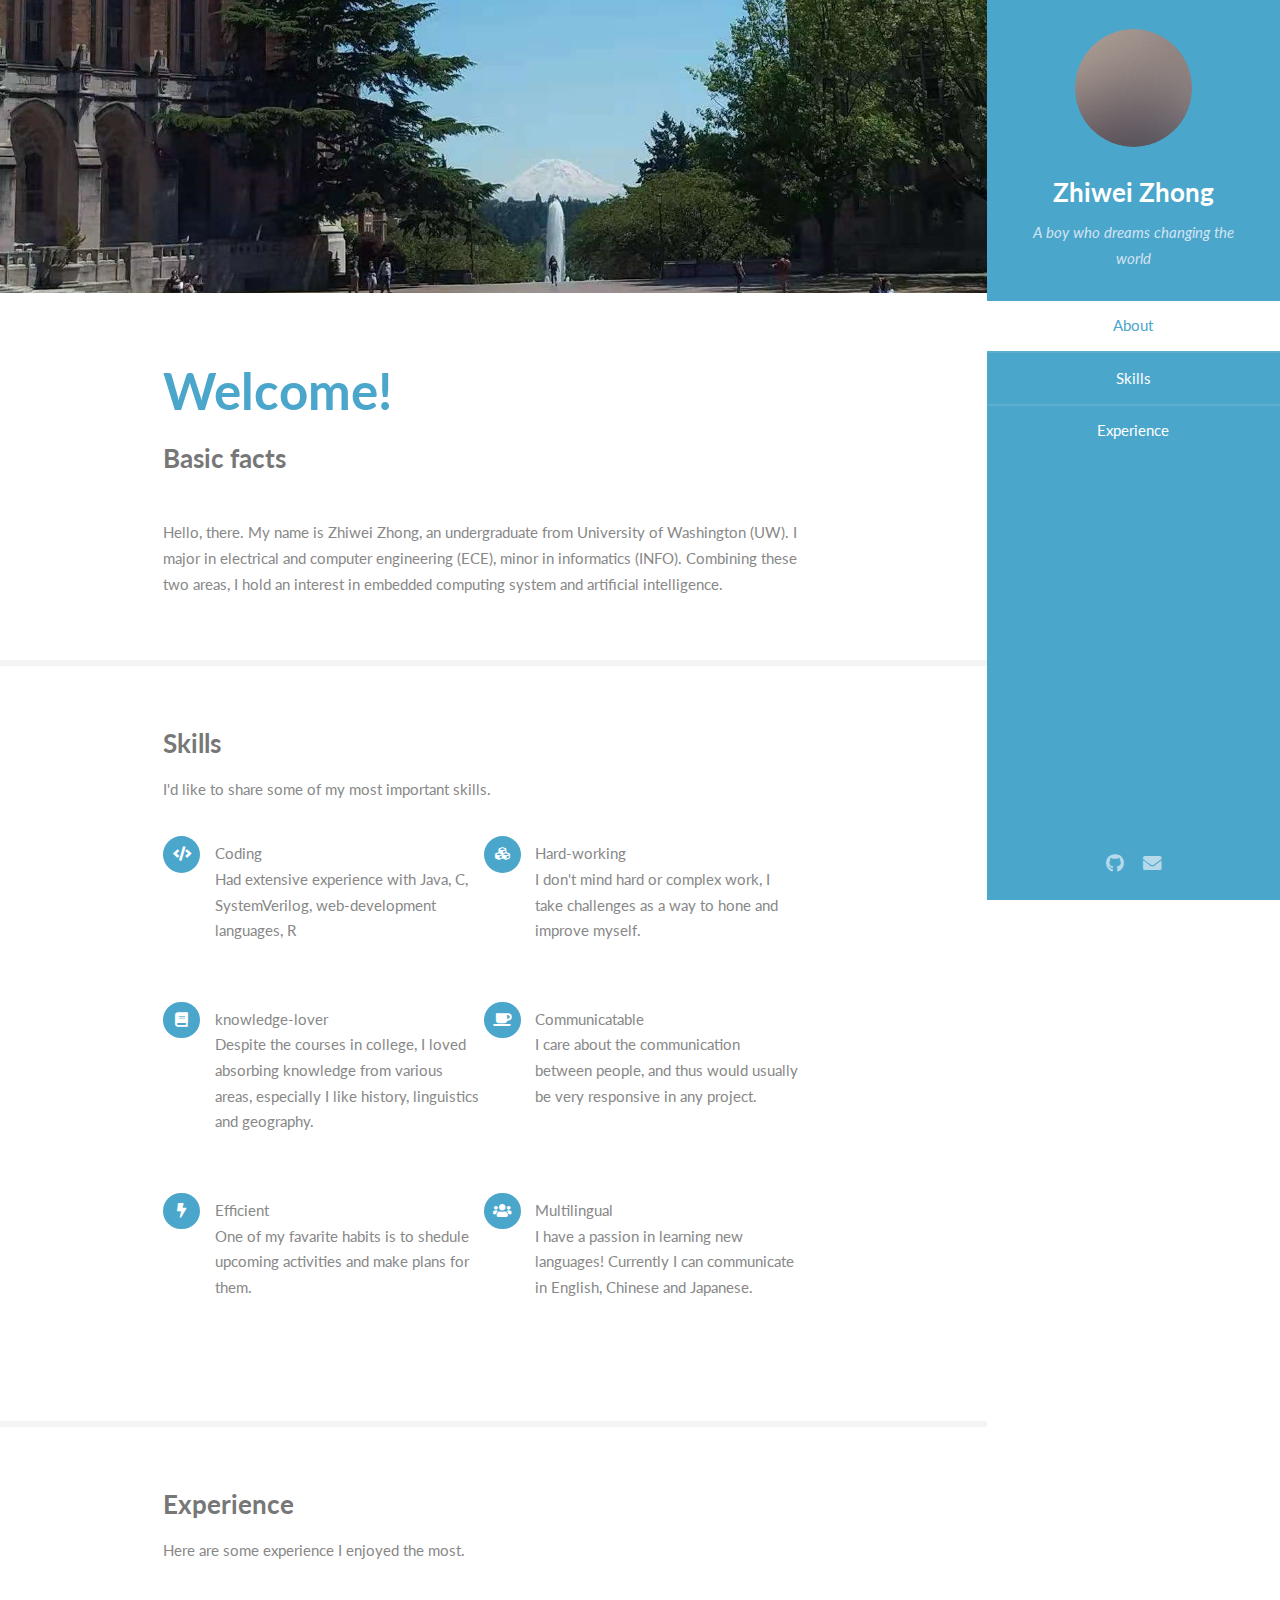
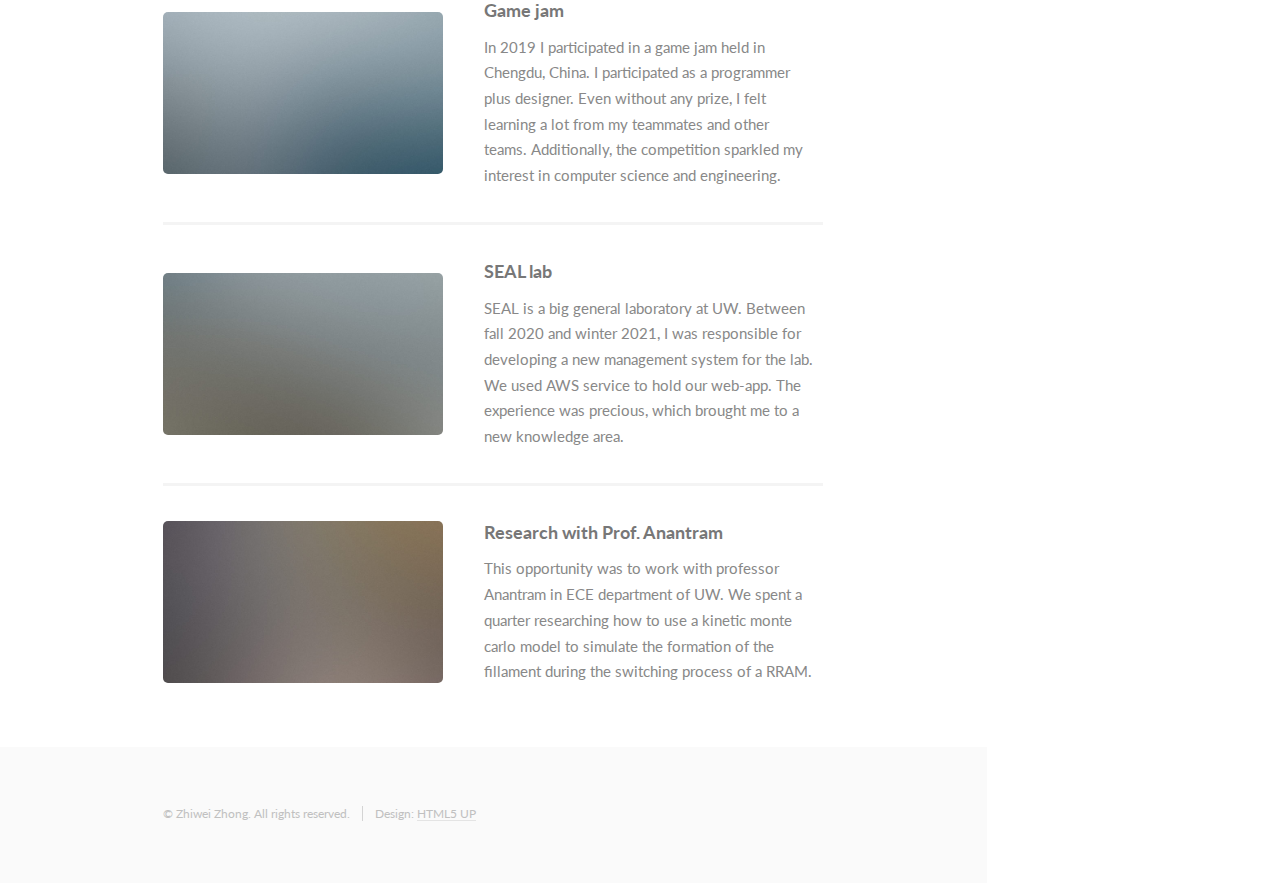
<file: index.html>
<!DOCTYPE HTML>
<!--
	Read Only by HTML5 UP
	html5up.net | @ajlkn
	Free for personal and commercial use under the CCA 3.0 license (html5up.net/license)
-->
<html>
	<head>
		<title>Zhiwei's Page</title>
		<meta charset="utf-8" />
		<meta name="viewport" content="width=device-width, initial-scale=1, user-scalable=no" />
		<link rel="stylesheet" href="assets/css/main.css" />
	</head>
	<body class="is-preload">

		<!-- Header -->
			<section id="header">
				<header>
					<span class="image avatar"><img src="images/avatar.jpg" alt="" /></span>
					<h1 id="logo"><a href="#">Zhiwei Zhong</a></h1>
					<p>A boy who dreams changing the world</p>
				</header>
				<nav id="nav">
					<ul>
						<li><a href="#one" class="active">About</a></li>
						<li><a href="#two">Skills</a></li>
						<li><a href="#three">Experience</a></li>
						<!-- <li><a href="#four">Contact</a></li> -->
					</ul>
				</nav>
				<footer>
					<ul class="icons">
						<!-- <li><a href="#" class="icon brands fa-twitter"><span class="label">Twitter</span></a></li> -->
						<!-- <li><a href="#" class="icon brands fa-facebook-f"><span class="label">Facebook</span></a></li> -->
						<!-- <li><a href="#" class="icon brands fa-instagram"><span class="label">Instagram</span></a></li> -->
						<li><a href="https://github.com/zhiweilla" class="icon brands fa-github"><span class="label">Github</span></a></li>
						<li><a href="zhongz22@uw.edu" class="icon solid fa-envelope"><span class="label">Email</span></a></li>
					</ul>
				</footer>
			</section>

		<!-- Wrapper -->
			<div id="wrapper">

				<!-- Main -->
					<div id="main">

						<!-- One -->
							<section id="one">
								<div class="image main" data-position="center">
									<img src="images/background_new.jpg" alt="" />
								</div>
								<div class="container">
									<header class="major">
										<h2>Welcome!</h2>
										<p>Basic facts</p>
									</header>
									<p>Hello, there. My name is Zhiwei Zhong, an undergraduate 
										from University of Washington (UW). I major in electrical
										and computer engineering (ECE), minor in informatics (INFO).
										Combining these two areas, I hold an interest in embedded 
										computing system and artificial intelligence.
									</p>
								</div>
							</section>

						<!-- Two -->
							<section id="two">
								<div class="container">
									<h3>Skills</h3>
									<p>I'd like to share some of my most important skills.</p>
									<ul class="feature-icons">
										<li class="icon solid fa-code">Coding
											<p id="description">Had extensive experience with Java, C, SystemVerilog,
												web-development languages, R
											</p>
										</li>
										<li class="icon solid fa-cubes">Hard-working
											<p id="description">I don't mind hard or complex work,
												I take challenges as a way to hone and improve myself.
											</p>
										</li>
										<li class="icon solid fa-book">knowledge-lover
											<p id="description">Despite the courses in college, I 
												loved absorbing knowledge from various areas, especially
												I like history, linguistics and geography.
											</p>
										</li>
										<li class="icon solid fa-coffee">Communicatable
											<p id="description">I care about the communication between
												people, and thus would usually be very responsive in
												any project.
											</p>
										</li>
										<li class="icon solid fa-bolt">Efficient
											<p id="description">One of my favarite habits is to 
												shedule upcoming activities and make plans for them.
											</p>
										</li>
										<li class="icon solid fa-users">Multilingual
											<p id="description">I have a passion in learning new
												languages! Currently I can communicate in English,
												Chinese and Japanese.
											</p>
										</li>
									</ul>
								</div>
							</section>

						<!-- Three -->
							<section id="three">
								<div class="container">
									<h3>Experience</h3>
									<p>Here are some experience I enjoyed the most.</p>
									<div class="features">
										<article>
											<a href="#" class="image"><img src="images/pic01.jpg" alt="" /></a>
											<div class="inner">
												<h4>Game jam</h4>
												<p>In 2019 I participated in a game jam held
													in Chengdu, China. I participated as a
													programmer plus designer. Even without any prize,
													I felt learning a lot from my teammates and other 
													teams. Additionally, the competition sparkled 
													my interest in computer science and engineering. 
												</p>
											</div>
										</article>
										<article>
											<a href="#" class="image"><img src="images/pic02.jpg" alt="" /></a>
											<div class="inner">
												<h4>SEAL lab</h4>
												<p>SEAL is a big general laboratory at UW. Between 
													fall 2020 and winter 2021, I 
													was responsible for developing a new management
													system for the lab. We used AWS service to hold 
													our web-app. The experience was precious, which 
													brought me to a new knowledge area.
												</p>
											</div>
										</article>
										<article>
											<a href="#" class="image"><img src="images/pic03.jpg" alt="" /></a>
											<div class="inner">
												<h4>Research with Prof. Anantram</h4>
												<p>This opportunity was to work with professor Anantram
													in ECE department of UW. We spent a quarter researching
													how to use a kinetic monte carlo model to simulate
													the formation of the fillament during the switching
													process of a RRAM.
												</p>
											</div>
										</article>
									</div>
								</div>
							</section>

						<!-- Four -->
							<!-- <section id="four">
								<div class="container">
									<h3>Contact Me</h3>
									<p>Integer eu ante ornare amet commetus vestibulum blandit integer in curae ac faucibus integer non. Adipiscing cubilia elementum integer. Integer eu ante ornare amet commetus.</p>
									<form method="post" action="#">
										<div class="row gtr-uniform">
											<div class="col-6 col-12-xsmall"><input type="text" name="name" id="name" placeholder="Name" /></div>
											<div class="col-6 col-12-xsmall"><input type="email" name="email" id="email" placeholder="Email" /></div>
											<div class="col-12"><input type="text" name="subject" id="subject" placeholder="Subject" /></div>
											<div class="col-12"><textarea name="message" id="message" placeholder="Message" rows="6"></textarea></div>
											<div class="col-12">
												<ul class="actions">
													<li><input type="submit" class="primary" value="Send Message" /></li>
													<li><input type="reset" value="Reset Form" /></li>
												</ul>
											</div>
										</div>
									</form>
								</div>
							</section> -->

						<!-- Five -->
						<!--
							<section id="five">
								<div class="container">
									<h3>Elements</h3>

									<section>
										<h4>Text</h4>
										<p>This is <b>bold</b> and this is <strong>strong</strong>. This is <i>italic</i> and this is <em>emphasized</em>.
										This is <sup>superscript</sup> text and this is <sub>subscript</sub> text.
										This is <u>underlined</u> and this is code: <code>for (;;) { ... }</code>. Finally, <a href="#">this is a link</a>.</p>
										<hr />
										<header>
											<h4>Heading with a Subtitle</h4>
											<p>Lorem ipsum dolor sit amet nullam id egestas urna aliquam</p>
										</header>
										<p>Nunc lacinia ante nunc ac lobortis. Interdum adipiscing gravida odio porttitor sem non mi integer non faucibus ornare mi ut ante amet placerat aliquet. Volutpat eu sed ante lacinia sapien lorem accumsan varius montes viverra nibh in adipiscing blandit tempus accumsan.</p>
										<header>
											<h5>Heading with a Subtitle</h5>
											<p>Lorem ipsum dolor sit amet nullam id egestas urna aliquam</p>
										</header>
										<p>Nunc lacinia ante nunc ac lobortis. Interdum adipiscing gravida odio porttitor sem non mi integer non faucibus ornare mi ut ante amet placerat aliquet. Volutpat eu sed ante lacinia sapien lorem accumsan varius montes viverra nibh in adipiscing blandit tempus accumsan.</p>
										<hr />
										<h2>Heading Level 2</h2>
										<h3>Heading Level 3</h3>
										<h4>Heading Level 4</h4>
										<h5>Heading Level 5</h5>
										<h6>Heading Level 6</h6>
										<hr />
										<h5>Blockquote</h5>
										<blockquote>Fringilla nisl. Donec accumsan interdum nisi, quis tincidunt felis sagittis eget tempus euismod. Vestibulum ante ipsum primis in faucibus vestibulum. Blandit adipiscing eu felis iaculis volutpat ac adipiscing accumsan faucibus. Vestibulum ante ipsum primis in faucibus lorem ipsum dolor sit amet nullam adipiscing eu felis.</blockquote>
										<h5>Preformatted</h5>
										<pre><code>i = 0;

while (!deck.isInOrder()) {
    print 'Iteration ' + i;
    deck.shuffle();
    i++;
}

print 'It took ' + i + ' iterations to sort the deck.';</code></pre>
									</section>

									<section>
										<h4>Lists</h4>
										<div class="row">
											<div class="col-6 col-12-xsmall">
												<h5>Unordered</h5>
												<ul>
													<li>Dolor pulvinar etiam magna etiam.</li>
													<li>Sagittis adipiscing lorem eleifend.</li>
													<li>Felis enim feugiat dolore viverra.</li>
												</ul>
												<h5>Alternate</h5>
												<ul class="alt">
													<li>Dolor pulvinar etiam magna etiam.</li>
													<li>Sagittis adipiscing lorem eleifend.</li>
													<li>Felis enim feugiat dolore viverra.</li>
												</ul>
											</div>
											<div class="col-6 col-12-xsmall">
												<h5>Ordered</h5>
												<ol>
													<li>Dolor pulvinar etiam magna etiam.</li>
													<li>Etiam vel felis at lorem sed viverra.</li>
													<li>Felis enim feugiat dolore viverra.</li>
													<li>Dolor pulvinar etiam magna etiam.</li>
													<li>Etiam vel felis at lorem sed viverra.</li>
													<li>Felis enim feugiat dolore viverra.</li>
												</ol>
												<h5>Icons</h5>
												<ul class="icons">
													<li><a href="#" class="icon brands fa-twitter"><span class="label">Twitter</span></a></li>
													<li><a href="#" class="icon brands fa-facebook-f"><span class="label">Facebook</span></a></li>
													<li><a href="#" class="icon brands fa-instagram"><span class="label">Instagram</span></a></li>
													<li><a href="#" class="icon brands fa-github"><span class="label">Github</span></a></li>
													<li><a href="#" class="icon brands fa-dribbble"><span class="label">Dribbble</span></a></li>
													<li><a href="#" class="icon brands fa-tumblr"><span class="label">Tumblr</span></a></li>
												</ul>
											</div>
										</div>
										<h5>Actions</h5>
										<ul class="actions">
											<li><a href="#" class="button primary">Default</a></li>
											<li><a href="#" class="button">Default</a></li>
											<li><a href="#" class="button alt">Default</a></li>
										</ul>
										<ul class="actions small">
											<li><a href="#" class="button primary small">Small</a></li>
											<li><a href="#" class="button small">Small</a></li>
											<li><a href="#" class="button alt small">Small</a></li>
										</ul>
										<div class="row">
											<div class="col-3 col-6-medium col-12-xsmall">
												<ul class="actions stacked">
													<li><a href="#" class="button primary">Default</a></li>
													<li><a href="#" class="button">Default</a></li>
													<li><a href="#" class="button alt">Default</a></li>
												</ul>
											</div>
											<div class="col-3 col-6 col-12-xsmall">
												<ul class="actions stacked">
													<li><a href="#" class="button primary small">Small</a></li>
													<li><a href="#" class="button small">Small</a></li>
													<li><a href="#" class="button alt small">Small</a></li>
												</ul>
											</div>
											<div class="col-3 col-6-medium col-12-xsmall">
												<ul class="actions stacked">
													<li><a href="#" class="button primary fit">Default</a></li>
													<li><a href="#" class="button fit">Default</a></li>
													<li><a href="#" class="button alt fit">Default</a></li>
												</ul>
											</div>
											<div class="col-3 col-6-medium col-12-xsmall">
												<ul class="actions stacked">
													<li><a href="#" class="button primary small fit">Small</a></li>
													<li><a href="#" class="button small fit">Small</a></li>
													<li><a href="#" class="button alt small fit">Small</a></li>
												</ul>
											</div>
										</div>
									</section>

									<section>
										<h4>Table</h4>
										<h5>Default</h5>
										<div class="table-wrapper">
											<table>
												<thead>
													<tr>
														<th>Name</th>
														<th>Description</th>
														<th>Price</th>
													</tr>
												</thead>
												<tbody>
													<tr>
														<td>Item One</td>
														<td>Ante turpis integer aliquet porttitor.</td>
														<td>29.99</td>
													</tr>
													<tr>
														<td>Item Two</td>
														<td>Vis ac commodo adipiscing arcu aliquet.</td>
														<td>19.99</td>
													</tr>
													<tr>
														<td>Item Three</td>
														<td> Morbi faucibus arcu accumsan lorem.</td>
														<td>29.99</td>
													</tr>
													<tr>
														<td>Item Four</td>
														<td>Vitae integer tempus condimentum.</td>
														<td>19.99</td>
													</tr>
													<tr>
														<td>Item Five</td>
														<td>Ante turpis integer aliquet porttitor.</td>
														<td>29.99</td>
													</tr>
												</tbody>
												<tfoot>
													<tr>
														<td colspan="2"></td>
														<td>100.00</td>
													</tr>
												</tfoot>
											</table>
										</div>

										<h5>Alternate</h5>
										<div class="table-wrapper">
											<table class="alt">
												<thead>
													<tr>
														<th>Name</th>
														<th>Description</th>
														<th>Price</th>
													</tr>
												</thead>
												<tbody>
													<tr>
														<td>Item One</td>
														<td>Ante turpis integer aliquet porttitor.</td>
														<td>29.99</td>
													</tr>
													<tr>
														<td>Item Two</td>
														<td>Vis ac commodo adipiscing arcu aliquet.</td>
														<td>19.99</td>
													</tr>
													<tr>
														<td>Item Three</td>
														<td> Morbi faucibus arcu accumsan lorem.</td>
														<td>29.99</td>
													</tr>
													<tr>
														<td>Item Four</td>
														<td>Vitae integer tempus condimentum.</td>
														<td>19.99</td>
													</tr>
													<tr>
														<td>Item Five</td>
														<td>Ante turpis integer aliquet porttitor.</td>
														<td>29.99</td>
													</tr>
												</tbody>
												<tfoot>
													<tr>
														<td colspan="2"></td>
														<td>100.00</td>
													</tr>
												</tfoot>
											</table>
										</div>
									</section>

									<section>
										<h4>Buttons</h4>
										<ul class="actions">
											<li><a href="#" class="button primary">Primary</a></li>
											<li><a href="#" class="button">Default</a></li>
											<li><a href="#" class="button alt">Alternate</a></li>
										</ul>
										<ul class="actions">
											<li><a href="#" class="button primary large">Large</a></li>
											<li><a href="#" class="button">Default</a></li>
											<li><a href="#" class="button alt small">Small</a></li>
										</ul>
										<ul class="actions fit">
											<li><a href="#" class="button primary fit">Fit</a></li>
											<li><a href="#" class="button fit">Fit</a></li>
											<li><a href="#" class="button alt fit">Fit</a></li>
										</ul>
										<ul class="actions fit small">
											<li><a href="#" class="button primary fit small">Fit + Small</a></li>
											<li><a href="#" class="button fit small">Fit + Small</a></li>
											<li><a href="#" class="button alt fit small">Fit + Small</a></li>
										</ul>
										<ul class="actions">
											<li><a href="#" class="button primary icon solid fa-download">Icon</a></li>
											<li><a href="#" class="button icon solid fa-download">Icon</a></li>
											<li><a href="#" class="button alt icon solid fa-check">Icon</a></li>
										</ul>
										<ul class="actions">
											<li><span class="button primary disabled">Primary</span></li>
											<li><span class="button disabled">Default</span></li>
											<li><span class="button alt disabled">Alternate</span></li>
										</ul>
									</section>

									<section>
										<h4>Form</h4>
										<form method="post" action="#">
											<div class="row gtr-uniform">
												<div class="col-6 col-12-xsmall">
													<input type="text" name="demo-name" id="demo-name" value="" placeholder="Name" />
												</div>
												<div class="col-6 col-12-xsmall">
													<input type="email" name="demo-email" id="demo-email" value="" placeholder="Email" />
												</div>
												<div class="col-12">
													<select name="demo-category" id="demo-category">
														<option value="">- Category -</option>
														<option value="1">Manufacturing</option>
														<option value="1">Shipping</option>
														<option value="1">Administration</option>
														<option value="1">Human Resources</option>
													</select>
												</div>
												<div class="col-4 col-12-medium">
													<input type="radio" id="demo-priority-low" name="demo-priority" checked>
													<label for="demo-priority-low">Low Priority</label>
												</div>
												<div class="col-4 col-12-medium">
													<input type="radio" id="demo-priority-normal" name="demo-priority">
													<label for="demo-priority-normal">Normal Priority</label>
												</div>
												<div class="col-4 col-12-medium">
													<input type="radio" id="demo-priority-high" name="demo-priority">
													<label for="demo-priority-high">High Priority</label>
												</div>
												<div class="col-6 col-12-medium">
													<input type="checkbox" id="demo-copy" name="demo-copy">
													<label for="demo-copy">Email me a copy of this message</label>
												</div>
												<div class="col-6 col-12-medium">
													<input type="checkbox" id="demo-human" name="demo-human" checked>
													<label for="demo-human">I am a human and not a robot</label>
												</div>
												<div class="col-12">
													<textarea name="demo-message" id="demo-message" placeholder="Enter your message" rows="6"></textarea>
												</div>
												<div class="col-12">
													<ul class="actions">
														<li><input type="submit" value="Send Message" /></li>
														<li><input type="reset" value="Reset" class="alt" /></li>
													</ul>
												</div>
											</div>
										</form>
									</section>

									<section>
										<h4>Image</h4>
										<h5>Fit</h5>
										<span class="image fit"><img src="images/banner.jpg" alt="" /></span>
										<div class="box alt">
											<div class="row gtr-50 gtr-uniform">
												<div class="col-4"><span class="image fit"><img src="images/pic01.jpg" alt="" /></span></div>
												<div class="col-4"><span class="image fit"><img src="images/pic02.jpg" alt="" /></span></div>
												<div class="col-4"><span class="image fit"><img src="images/pic03.jpg" alt="" /></span></div>
												<div class="col-4"><span class="image fit"><img src="images/pic02.jpg" alt="" /></span></div>
												<div class="col-4"><span class="image fit"><img src="images/pic03.jpg" alt="" /></span></div>
												<div class="col-4"><span class="image fit"><img src="images/pic01.jpg" alt="" /></span></div>
												<div class="col-4"><span class="image fit"><img src="images/pic03.jpg" alt="" /></span></div>
												<div class="col-4"><span class="image fit"><img src="images/pic01.jpg" alt="" /></span></div>
												<div class="col-4"><span class="image fit"><img src="images/pic02.jpg" alt="" /></span></div>
											</div>
										</div>
										<h5>Left &amp; Right</h5>
										<p><span class="image left"><img src="images/avatar.jpg" alt="" /></span>Fringilla nisl. Donec accumsan interdum nisi, quis tincidunt felis sagittis eget. tempus euismod. Vestibulum ante ipsum primis in faucibus vestibulum. Blandit adipiscing eu felis iaculis volutpat ac adipiscing accumsan eu faucibus. Integer ac pellentesque praesent tincidunt felis sagittis eget. tempus euismod. Vestibulum ante ipsum primis in faucibus vestibulum. Blandit adipiscing eu felis iaculis volutpat ac adipiscing accumsan eu faucibus. Integer ac pellentesque praesent. Donec accumsan interdum nisi, quis tincidunt felis sagittis eget. tempus euismod. Vestibulum ante ipsum primis in faucibus vestibulum. Blandit adipiscing eu felis iaculis volutpat ac adipiscing accumsan eu faucibus. Integer ac pellentesque praesent tincidunt felis sagittis eget. tempus euismod. Vestibulum ante ipsum primis in faucibus vestibulum. Blandit adipiscing eu felis iaculis volutpat ac adipiscing accumsan eu faucibus. Integer ac pellentesque praesent.</p>
										<p><span class="image right"><img src="images/avatar.jpg" alt="" /></span>Fringilla nisl. Donec accumsan interdum nisi, quis tincidunt felis sagittis eget. tempus euismod. Vestibulum ante ipsum primis in faucibus vestibulum. Blandit adipiscing eu felis iaculis volutpat ac adipiscing accumsan eu faucibus. Integer ac pellentesque praesent tincidunt felis sagittis eget. tempus euismod. Vestibulum ante ipsum primis in faucibus vestibulum. Blandit adipiscing eu felis iaculis volutpat ac adipiscing accumsan eu faucibus. Integer ac pellentesque praesent. Donec accumsan interdum nisi, quis tincidunt felis sagittis eget. tempus euismod. Vestibulum ante ipsum primis in faucibus vestibulum. Blandit adipiscing eu felis iaculis volutpat ac adipiscing accumsan eu faucibus. Integer ac pellentesque praesent tincidunt felis sagittis eget. tempus euismod. Vestibulum ante ipsum primis in faucibus vestibulum. Blandit adipiscing eu felis iaculis volutpat ac adipiscing accumsan eu faucibus. Integer ac pellentesque praesent.</p>
									</section>

								</div>
							</section>
						-->

					</div>

				<!-- Footer -->
					<section id="footer">
						<div class="container">
							<ul class="copyright">
								<li>&copy; Zhiwei Zhong. All rights reserved.</li><li>Design: <a href="http://html5up.net">HTML5 UP</a></li>
							</ul>
						</div>
					</section>

			</div>

		<!-- Scripts -->
			<script src="assets/js/jquery.min.js"></script>
			<script src="assets/js/jquery.scrollex.min.js"></script>
			<script src="assets/js/jquery.scrolly.min.js"></script>
			<script src="assets/js/browser.min.js"></script>
			<script src="assets/js/breakpoints.min.js"></script>
			<script src="assets/js/util.js"></script>
			<script src="assets/js/main.js"></script>

	</body>
</html>
</file>
<file: assets/css/main.css>
@import url("fontawesome-all.min.css");
@import url("https://fonts.googleapis.com/css?family=Lato:400,400italic,700,700italic|Source+Code+Pro:400");

/*
	Read Only by HTML5 UP
	html5up.net | @ajlkn
	Free for personal and commercial use under the CCA 3.0 license (html5up.net/license)
*/

html, body, div, span, applet, object,
iframe, h1, h2, h3, h4, h5, h6, p, blockquote,
pre, a, abbr, acronym, address, big, cite,
code, del, dfn, em, img, ins, kbd, q, s, samp,
small, strike, strong, sub, sup, tt, var, b,
u, i, center, dl, dt, dd, ol, ul, li, fieldset,
form, label, legend, table, caption, tbody,
tfoot, thead, tr, th, td, article, aside,
canvas, details, embed, figure, figcaption,
footer, header, hgroup, menu, nav, output, ruby,
section, summary, time, mark, audio, video {
	margin: 0;
	padding: 0;
	border: 0;
	font-size: 100%;
	font: inherit;
	vertical-align: baseline;}

article, aside, details, figcaption, figure,
footer, header, hgroup, menu, nav, section {
	display: block;}

body {
	line-height: 1;
}

ol, ul {
	list-style: none;
}

blockquote, q {
	quotes: none;
}

	blockquote:before, blockquote:after, q:before, q:after {
		content: '';
		content: none;
	}

table {
	border-collapse: collapse;
	border-spacing: 0;
}

body {
	-webkit-text-size-adjust: none;
}

mark {
	background-color: transparent;
	color: inherit;
}

input::-moz-focus-inner {
	border: 0;
	padding: 0;
}

input, select, textarea {
	-moz-appearance: none;
	-webkit-appearance: none;
	-ms-appearance: none;
	appearance: none;
}

/* Basic */

	html {
		box-sizing: border-box;
	}

	*, *:before, *:after {
		box-sizing: inherit;
	}

	body {
		background: #fff;
	}

		body.is-preload *, body.is-preload *:before, body.is-preload *:after {
			-moz-animation: none !important;
			-webkit-animation: none !important;
			-ms-animation: none !important;
			animation: none !important;
			-moz-transition: none !important;
			-webkit-transition: none !important;
			-ms-transition: none !important;
			transition: none !important;
		}

	body, input, select, textarea {
		color: #888;
		font-family: "Lato", sans-serif;
		font-size: 16pt;
		font-weight: 400;
		line-height: 1.75em;
	}

	a {
		-moz-transition: color 0.2s ease-in-out, border-color 0.2s ease-in-out;
		-webkit-transition: color 0.2s ease-in-out, border-color 0.2s ease-in-out;
		-ms-transition: color 0.2s ease-in-out, border-color 0.2s ease-in-out;
		transition: color 0.2s ease-in-out, border-color 0.2s ease-in-out;
		border-bottom: solid 1px #e4e4e4;
		color: inherit;
		text-decoration: none;
	}

		a:hover {
			border-bottom-color: transparent;
			color: #4aa6ca !important;
		}

	strong, b {
		color: #777;
		font-weight: 700;
	}

	em, i {
		font-style: italic;
	}

	p {
		margin: 0 0 2.25em 0;
	}

	h1, h2, h3, h4, h5, h6 {
		color: #777;
		font-weight: 700;
		line-height: 1em;
		margin: 0 0 0.5625em 0;
	}

		h1 a, h2 a, h3 a, h4 a, h5 a, h6 a {
			border: 0;
			color: inherit;
			text-decoration: none;
		}

	h2 {
		font-size: 2em;
		line-height: 1.5em;
	}

	h3 {
		font-size: 1.75em;
		line-height: 1.5em;
	}

	h4 {
		font-size: 1.25em;
		line-height: 1.5em;
	}

	h5 {
		font-size: 0.9em;
		line-height: 1.5em;
	}

	h6 {
		font-size: 0.7em;
		line-height: 1.5em;
	}

	sub {
		font-size: 0.8em;
		position: relative;
		top: 0.5em;
	}

	sup {
		font-size: 0.8em;
		position: relative;
		top: -0.5em;
	}

	hr {
		border: 0;
		border-bottom: solid 2px #f4f4f4;
		margin: 2.25em 0;
	}

		hr.major {
			margin: 3.375em 0;
		}

	blockquote {
		border-left: solid 8px #e4e4e4;
		font-style: italic;
		margin: 0 0 2.25em 0;
		padding: 0.5em 0 0.5em 2em;
	}

	code {
		background: #555;
		border-radius: 5px;
		color: #fff;
		font-family: "Source Code Pro", monospace;
		font-size: 0.9em;
		margin: 0 0.25em;
		padding: 0.25em 0.65em;
	}

	pre {
		font-family: "Source Code Pro", monospace;
		font-size: 0.9em;
		margin: 0 0 2.25em 0;
	}

		pre code {
			-webkit-overflow-scrolling: touch;
			display: block;
			line-height: 1.5em;
			overflow-x: auto;
			padding: 1em 1.5em;
		}

	.align-left {
		text-align: left;
	}

	.align-center {
		text-align: center;
	}

	.align-right {
		text-align: right;
	}

/* Row */

	.row {
		display: flex;
		flex-wrap: wrap;
		box-sizing: border-box;
		align-items: stretch;
	}

		.row > * {
			box-sizing: border-box;
		}

		.row.gtr-uniform > * > :last-child {
			margin-bottom: 0;
		}

		.row.aln-left {
			justify-content: flex-start;
		}

		.row.aln-center {
			justify-content: center;
		}

		.row.aln-right {
			justify-content: flex-end;
		}

		.row.aln-top {
			align-items: flex-start;
		}

		.row.aln-middle {
			align-items: center;
		}

		.row.aln-bottom {
			align-items: flex-end;
		}

		.row > .imp {
			order: -1;
		}

		.row > .col-1 {
			width: 8.33333%;
		}

		.row > .off-1 {
			margin-left: 8.33333%;
		}

		.row > .col-2 {
			width: 16.66667%;
		}

		.row > .off-2 {
			margin-left: 16.66667%;
		}

		.row > .col-3 {
			width: 25%;
		}

		.row > .off-3 {
			margin-left: 25%;
		}

		.row > .col-4 {
			width: 33.33333%;
		}

		.row > .off-4 {
			margin-left: 33.33333%;
		}

		.row > .col-5 {
			width: 41.66667%;
		}

		.row > .off-5 {
			margin-left: 41.66667%;
		}

		.row > .col-6 {
			width: 50%;
		}

		.row > .off-6 {
			margin-left: 50%;
		}

		.row > .col-7 {
			width: 58.33333%;
		}

		.row > .off-7 {
			margin-left: 58.33333%;
		}

		.row > .col-8 {
			width: 66.66667%;
		}

		.row > .off-8 {
			margin-left: 66.66667%;
		}

		.row > .col-9 {
			width: 75%;
		}

		.row > .off-9 {
			margin-left: 75%;
		}

		.row > .col-10 {
			width: 83.33333%;
		}

		.row > .off-10 {
			margin-left: 83.33333%;
		}

		.row > .col-11 {
			width: 91.66667%;
		}

		.row > .off-11 {
			margin-left: 91.66667%;
		}

		.row > .col-12 {
			width: 100%;
		}

		.row > .off-12 {
			margin-left: 100%;
		}

		.row.gtr-0 {
			margin-top: 0;
			margin-left: 0em;
		}

			.row.gtr-0 > * {
				padding: 0 0 0 0em;
			}

			.row.gtr-0.gtr-uniform {
				margin-top: 0em;
			}

				.row.gtr-0.gtr-uniform > * {
					padding-top: 0em;
				}

		.row.gtr-25 {
			margin-top: 0;
			margin-left: -0.5em;
		}

			.row.gtr-25 > * {
				padding: 0 0 0 0.5em;
			}

			.row.gtr-25.gtr-uniform {
				margin-top: -0.5em;
			}

				.row.gtr-25.gtr-uniform > * {
					padding-top: 0.5em;
				}

		.row.gtr-50 {
			margin-top: 0;
			margin-left: -1em;
		}

			.row.gtr-50 > * {
				padding: 0 0 0 1em;
			}

			.row.gtr-50.gtr-uniform {
				margin-top: -1em;
			}

				.row.gtr-50.gtr-uniform > * {
					padding-top: 1em;
				}

		.row {
			margin-top: 0;
			margin-left: -2em;
		}

			.row > * {
				padding: 0 0 0 2em;
			}

			.row.gtr-uniform {
				margin-top: -2em;
			}

				.row.gtr-uniform > * {
					padding-top: 2em;
				}

		.row.gtr-150 {
			margin-top: 0;
			margin-left: -3em;
		}

			.row.gtr-150 > * {
				padding: 0 0 0 3em;
			}

			.row.gtr-150.gtr-uniform {
				margin-top: -3em;
			}

				.row.gtr-150.gtr-uniform > * {
					padding-top: 3em;
				}

		.row.gtr-200 {
			margin-top: 0;
			margin-left: -4em;
		}

			.row.gtr-200 > * {
				padding: 0 0 0 4em;
			}

			.row.gtr-200.gtr-uniform {
				margin-top: -4em;
			}

				.row.gtr-200.gtr-uniform > * {
					padding-top: 4em;
				}

		@media screen and (max-width: 1680px) {

			.row {
				display: flex;
				flex-wrap: wrap;
				box-sizing: border-box;
				align-items: stretch;
			}

				.row > * {
					box-sizing: border-box;
				}

				.row.gtr-uniform > * > :last-child {
					margin-bottom: 0;
				}

				.row.aln-left {
					justify-content: flex-start;
				}

				.row.aln-center {
					justify-content: center;
				}

				.row.aln-right {
					justify-content: flex-end;
				}

				.row.aln-top {
					align-items: flex-start;
				}

				.row.aln-middle {
					align-items: center;
				}

				.row.aln-bottom {
					align-items: flex-end;
				}

				.row > .imp-xlarge {
					order: -1;
				}

				.row > .col-1-xlarge {
					width: 8.33333%;
				}

				.row > .off-1-xlarge {
					margin-left: 8.33333%;
				}

				.row > .col-2-xlarge {
					width: 16.66667%;
				}

				.row > .off-2-xlarge {
					margin-left: 16.66667%;
				}

				.row > .col-3-xlarge {
					width: 25%;
				}

				.row > .off-3-xlarge {
					margin-left: 25%;
				}

				.row > .col-4-xlarge {
					width: 33.33333%;
				}

				.row > .off-4-xlarge {
					margin-left: 33.33333%;
				}

				.row > .col-5-xlarge {
					width: 41.66667%;
				}

				.row > .off-5-xlarge {
					margin-left: 41.66667%;
				}

				.row > .col-6-xlarge {
					width: 50%;
				}

				.row > .off-6-xlarge {
					margin-left: 50%;
				}

				.row > .col-7-xlarge {
					width: 58.33333%;
				}

				.row > .off-7-xlarge {
					margin-left: 58.33333%;
				}

				.row > .col-8-xlarge {
					width: 66.66667%;
				}

				.row > .off-8-xlarge {
					margin-left: 66.66667%;
				}

				.row > .col-9-xlarge {
					width: 75%;
				}

				.row > .off-9-xlarge {
					margin-left: 75%;
				}

				.row > .col-10-xlarge {
					width: 83.33333%;
				}

				.row > .off-10-xlarge {
					margin-left: 83.33333%;
				}

				.row > .col-11-xlarge {
					width: 91.66667%;
				}

				.row > .off-11-xlarge {
					margin-left: 91.66667%;
				}

				.row > .col-12-xlarge {
					width: 100%;
				}

				.row > .off-12-xlarge {
					margin-left: 100%;
				}

				.row.gtr-0 {
					margin-top: 0;
					margin-left: 0em;
				}

					.row.gtr-0 > * {
						padding: 0 0 0 0em;
					}

					.row.gtr-0.gtr-uniform {
						margin-top: 0em;
					}

						.row.gtr-0.gtr-uniform > * {
							padding-top: 0em;
						}

				.row.gtr-25 {
					margin-top: 0;
					margin-left: -0.5em;
				}

					.row.gtr-25 > * {
						padding: 0 0 0 0.5em;
					}

					.row.gtr-25.gtr-uniform {
						margin-top: -0.5em;
					}

						.row.gtr-25.gtr-uniform > * {
							padding-top: 0.5em;
						}

				.row.gtr-50 {
					margin-top: 0;
					margin-left: -1em;
				}

					.row.gtr-50 > * {
						padding: 0 0 0 1em;
					}

					.row.gtr-50.gtr-uniform {
						margin-top: -1em;
					}

						.row.gtr-50.gtr-uniform > * {
							padding-top: 1em;
						}

				.row {
					margin-top: 0;
					margin-left: -2em;
				}

					.row > * {
						padding: 0 0 0 2em;
					}

					.row.gtr-uniform {
						margin-top: -2em;
					}

						.row.gtr-uniform > * {
							padding-top: 2em;
						}

				.row.gtr-150 {
					margin-top: 0;
					margin-left: -3em;
				}

					.row.gtr-150 > * {
						padding: 0 0 0 3em;
					}

					.row.gtr-150.gtr-uniform {
						margin-top: -3em;
					}

						.row.gtr-150.gtr-uniform > * {
							padding-top: 3em;
						}

				.row.gtr-200 {
					margin-top: 0;
					margin-left: -4em;
				}

					.row.gtr-200 > * {
						padding: 0 0 0 4em;
					}

					.row.gtr-200.gtr-uniform {
						margin-top: -4em;
					}

						.row.gtr-200.gtr-uniform > * {
							padding-top: 4em;
						}

		}

		@media screen and (max-width: 1280px) {

			.row {
				display: flex;
				flex-wrap: wrap;
				box-sizing: border-box;
				align-items: stretch;
			}

				.row > * {
					box-sizing: border-box;
				}

				.row.gtr-uniform > * > :last-child {
					margin-bottom: 0;
				}

				.row.aln-left {
					justify-content: flex-start;
				}

				.row.aln-center {
					justify-content: center;
				}

				.row.aln-right {
					justify-content: flex-end;
				}

				.row.aln-top {
					align-items: flex-start;
				}

				.row.aln-middle {
					align-items: center;
				}

				.row.aln-bottom {
					align-items: flex-end;
				}

				.row > .imp-large {
					order: -1;
				}

				.row > .col-1-large {
					width: 8.33333%;
				}

				.row > .off-1-large {
					margin-left: 8.33333%;
				}

				.row > .col-2-large {
					width: 16.66667%;
				}

				.row > .off-2-large {
					margin-left: 16.66667%;
				}

				.row > .col-3-large {
					width: 25%;
				}

				.row > .off-3-large {
					margin-left: 25%;
				}

				.row > .col-4-large {
					width: 33.33333%;
				}

				.row > .off-4-large {
					margin-left: 33.33333%;
				}

				.row > .col-5-large {
					width: 41.66667%;
				}

				.row > .off-5-large {
					margin-left: 41.66667%;
				}

				.row > .col-6-large {
					width: 50%;
				}

				.row > .off-6-large {
					margin-left: 50%;
				}

				.row > .col-7-large {
					width: 58.33333%;
				}

				.row > .off-7-large {
					margin-left: 58.33333%;
				}

				.row > .col-8-large {
					width: 66.66667%;
				}

				.row > .off-8-large {
					margin-left: 66.66667%;
				}

				.row > .col-9-large {
					width: 75%;
				}

				.row > .off-9-large {
					margin-left: 75%;
				}

				.row > .col-10-large {
					width: 83.33333%;
				}

				.row > .off-10-large {
					margin-left: 83.33333%;
				}

				.row > .col-11-large {
					width: 91.66667%;
				}

				.row > .off-11-large {
					margin-left: 91.66667%;
				}

				.row > .col-12-large {
					width: 100%;
				}

				.row > .off-12-large {
					margin-left: 100%;
				}

				.row.gtr-0 {
					margin-top: 0;
					margin-left: 0em;
				}

					.row.gtr-0 > * {
						padding: 0 0 0 0em;
					}

					.row.gtr-0.gtr-uniform {
						margin-top: 0em;
					}

						.row.gtr-0.gtr-uniform > * {
							padding-top: 0em;
						}

				.row.gtr-25 {
					margin-top: 0;
					margin-left: -0.375em;
				}

					.row.gtr-25 > * {
						padding: 0 0 0 0.375em;
					}

					.row.gtr-25.gtr-uniform {
						margin-top: -0.375em;
					}

						.row.gtr-25.gtr-uniform > * {
							padding-top: 0.375em;
						}

				.row.gtr-50 {
					margin-top: 0;
					margin-left: -0.75em;
				}

					.row.gtr-50 > * {
						padding: 0 0 0 0.75em;
					}

					.row.gtr-50.gtr-uniform {
						margin-top: -0.75em;
					}

						.row.gtr-50.gtr-uniform > * {
							padding-top: 0.75em;
						}

				.row {
					margin-top: 0;
					margin-left: -1.5em;
				}

					.row > * {
						padding: 0 0 0 1.5em;
					}

					.row.gtr-uniform {
						margin-top: -1.5em;
					}

						.row.gtr-uniform > * {
							padding-top: 1.5em;
						}

				.row.gtr-150 {
					margin-top: 0;
					margin-left: -2.25em;
				}

					.row.gtr-150 > * {
						padding: 0 0 0 2.25em;
					}

					.row.gtr-150.gtr-uniform {
						margin-top: -2.25em;
					}

						.row.gtr-150.gtr-uniform > * {
							padding-top: 2.25em;
						}

				.row.gtr-200 {
					margin-top: 0;
					margin-left: -3em;
				}

					.row.gtr-200 > * {
						padding: 0 0 0 3em;
					}

					.row.gtr-200.gtr-uniform {
						margin-top: -3em;
					}

						.row.gtr-200.gtr-uniform > * {
							padding-top: 3em;
						}

		}

		@media screen and (max-width: 1024px) {

			.row {
				display: flex;
				flex-wrap: wrap;
				box-sizing: border-box;
				align-items: stretch;
			}

				.row > * {
					box-sizing: border-box;
				}

				.row.gtr-uniform > * > :last-child {
					margin-bottom: 0;
				}

				.row.aln-left {
					justify-content: flex-start;
				}

				.row.aln-center {
					justify-content: center;
				}

				.row.aln-right {
					justify-content: flex-end;
				}

				.row.aln-top {
					align-items: flex-start;
				}

				.row.aln-middle {
					align-items: center;
				}

				.row.aln-bottom {
					align-items: flex-end;
				}

				.row > .imp-medium {
					order: -1;
				}

				.row > .col-1-medium {
					width: 8.33333%;
				}

				.row > .off-1-medium {
					margin-left: 8.33333%;
				}

				.row > .col-2-medium {
					width: 16.66667%;
				}

				.row > .off-2-medium {
					margin-left: 16.66667%;
				}

				.row > .col-3-medium {
					width: 25%;
				}

				.row > .off-3-medium {
					margin-left: 25%;
				}

				.row > .col-4-medium {
					width: 33.33333%;
				}

				.row > .off-4-medium {
					margin-left: 33.33333%;
				}

				.row > .col-5-medium {
					width: 41.66667%;
				}

				.row > .off-5-medium {
					margin-left: 41.66667%;
				}

				.row > .col-6-medium {
					width: 50%;
				}

				.row > .off-6-medium {
					margin-left: 50%;
				}

				.row > .col-7-medium {
					width: 58.33333%;
				}

				.row > .off-7-medium {
					margin-left: 58.33333%;
				}

				.row > .col-8-medium {
					width: 66.66667%;
				}

				.row > .off-8-medium {
					margin-left: 66.66667%;
				}

				.row > .col-9-medium {
					width: 75%;
				}

				.row > .off-9-medium {
					margin-left: 75%;
				}

				.row > .col-10-medium {
					width: 83.33333%;
				}

				.row > .off-10-medium {
					margin-left: 83.33333%;
				}

				.row > .col-11-medium {
					width: 91.66667%;
				}

				.row > .off-11-medium {
					margin-left: 91.66667%;
				}

				.row > .col-12-medium {
					width: 100%;
				}

				.row > .off-12-medium {
					margin-left: 100%;
				}

				.row.gtr-0 {
					margin-top: 0;
					margin-left: 0em;
				}

					.row.gtr-0 > * {
						padding: 0 0 0 0em;
					}

					.row.gtr-0.gtr-uniform {
						margin-top: 0em;
					}

						.row.gtr-0.gtr-uniform > * {
							padding-top: 0em;
						}

				.row.gtr-25 {
					margin-top: 0;
					margin-left: -0.375em;
				}

					.row.gtr-25 > * {
						padding: 0 0 0 0.375em;
					}

					.row.gtr-25.gtr-uniform {
						margin-top: -0.375em;
					}

						.row.gtr-25.gtr-uniform > * {
							padding-top: 0.375em;
						}

				.row.gtr-50 {
					margin-top: 0;
					margin-left: -0.75em;
				}

					.row.gtr-50 > * {
						padding: 0 0 0 0.75em;
					}

					.row.gtr-50.gtr-uniform {
						margin-top: -0.75em;
					}

						.row.gtr-50.gtr-uniform > * {
							padding-top: 0.75em;
						}

				.row {
					margin-top: 0;
					margin-left: -1.5em;
				}

					.row > * {
						padding: 0 0 0 1.5em;
					}

					.row.gtr-uniform {
						margin-top: -1.5em;
					}

						.row.gtr-uniform > * {
							padding-top: 1.5em;
						}

				.row.gtr-150 {
					margin-top: 0;
					margin-left: -2.25em;
				}

					.row.gtr-150 > * {
						padding: 0 0 0 2.25em;
					}

					.row.gtr-150.gtr-uniform {
						margin-top: -2.25em;
					}

						.row.gtr-150.gtr-uniform > * {
							padding-top: 2.25em;
						}

				.row.gtr-200 {
					margin-top: 0;
					margin-left: -3em;
				}

					.row.gtr-200 > * {
						padding: 0 0 0 3em;
					}

					.row.gtr-200.gtr-uniform {
						margin-top: -3em;
					}

						.row.gtr-200.gtr-uniform > * {
							padding-top: 3em;
						}

		}

		@media screen and (max-width: 736px) {

			.row {
				display: flex;
				flex-wrap: wrap;
				box-sizing: border-box;
				align-items: stretch;
			}

				.row > * {
					box-sizing: border-box;
				}

				.row.gtr-uniform > * > :last-child {
					margin-bottom: 0;
				}

				.row.aln-left {
					justify-content: flex-start;
				}

				.row.aln-center {
					justify-content: center;
				}

				.row.aln-right {
					justify-content: flex-end;
				}

				.row.aln-top {
					align-items: flex-start;
				}

				.row.aln-middle {
					align-items: center;
				}

				.row.aln-bottom {
					align-items: flex-end;
				}

				.row > .imp-small {
					order: -1;
				}

				.row > .col-1-small {
					width: 8.33333%;
				}

				.row > .off-1-small {
					margin-left: 8.33333%;
				}

				.row > .col-2-small {
					width: 16.66667%;
				}

				.row > .off-2-small {
					margin-left: 16.66667%;
				}

				.row > .col-3-small {
					width: 25%;
				}

				.row > .off-3-small {
					margin-left: 25%;
				}

				.row > .col-4-small {
					width: 33.33333%;
				}

				.row > .off-4-small {
					margin-left: 33.33333%;
				}

				.row > .col-5-small {
					width: 41.66667%;
				}

				.row > .off-5-small {
					margin-left: 41.66667%;
				}

				.row > .col-6-small {
					width: 50%;
				}

				.row > .off-6-small {
					margin-left: 50%;
				}

				.row > .col-7-small {
					width: 58.33333%;
				}

				.row > .off-7-small {
					margin-left: 58.33333%;
				}

				.row > .col-8-small {
					width: 66.66667%;
				}

				.row > .off-8-small {
					margin-left: 66.66667%;
				}

				.row > .col-9-small {
					width: 75%;
				}

				.row > .off-9-small {
					margin-left: 75%;
				}

				.row > .col-10-small {
					width: 83.33333%;
				}

				.row > .off-10-small {
					margin-left: 83.33333%;
				}

				.row > .col-11-small {
					width: 91.66667%;
				}

				.row > .off-11-small {
					margin-left: 91.66667%;
				}

				.row > .col-12-small {
					width: 100%;
				}

				.row > .off-12-small {
					margin-left: 100%;
				}

				.row.gtr-0 {
					margin-top: 0;
					margin-left: 0em;
				}

					.row.gtr-0 > * {
						padding: 0 0 0 0em;
					}

					.row.gtr-0.gtr-uniform {
						margin-top: 0em;
					}

						.row.gtr-0.gtr-uniform > * {
							padding-top: 0em;
						}

				.row.gtr-25 {
					margin-top: 0;
					margin-left: -0.3125em;
				}

					.row.gtr-25 > * {
						padding: 0 0 0 0.3125em;
					}

					.row.gtr-25.gtr-uniform {
						margin-top: -0.3125em;
					}

						.row.gtr-25.gtr-uniform > * {
							padding-top: 0.3125em;
						}

				.row.gtr-50 {
					margin-top: 0;
					margin-left: -0.625em;
				}

					.row.gtr-50 > * {
						padding: 0 0 0 0.625em;
					}

					.row.gtr-50.gtr-uniform {
						margin-top: -0.625em;
					}

						.row.gtr-50.gtr-uniform > * {
							padding-top: 0.625em;
						}

				.row {
					margin-top: 0;
					margin-left: -1.25em;
				}

					.row > * {
						padding: 0 0 0 1.25em;
					}

					.row.gtr-uniform {
						margin-top: -1.25em;
					}

						.row.gtr-uniform > * {
							padding-top: 1.25em;
						}

				.row.gtr-150 {
					margin-top: 0;
					margin-left: -1.875em;
				}

					.row.gtr-150 > * {
						padding: 0 0 0 1.875em;
					}

					.row.gtr-150.gtr-uniform {
						margin-top: -1.875em;
					}

						.row.gtr-150.gtr-uniform > * {
							padding-top: 1.875em;
						}

				.row.gtr-200 {
					margin-top: 0;
					margin-left: -2.5em;
				}

					.row.gtr-200 > * {
						padding: 0 0 0 2.5em;
					}

					.row.gtr-200.gtr-uniform {
						margin-top: -2.5em;
					}

						.row.gtr-200.gtr-uniform > * {
							padding-top: 2.5em;
						}

		}

		@media screen and (max-width: 480px) {

			.row {
				display: flex;
				flex-wrap: wrap;
				box-sizing: border-box;
				align-items: stretch;
			}

				.row > * {
					box-sizing: border-box;
				}

				.row.gtr-uniform > * > :last-child {
					margin-bottom: 0;
				}

				.row.aln-left {
					justify-content: flex-start;
				}

				.row.aln-center {
					justify-content: center;
				}

				.row.aln-right {
					justify-content: flex-end;
				}

				.row.aln-top {
					align-items: flex-start;
				}

				.row.aln-middle {
					align-items: center;
				}

				.row.aln-bottom {
					align-items: flex-end;
				}

				.row > .imp-xsmall {
					order: -1;
				}

				.row > .col-1-xsmall {
					width: 8.33333%;
				}

				.row > .off-1-xsmall {
					margin-left: 8.33333%;
				}

				.row > .col-2-xsmall {
					width: 16.66667%;
				}

				.row > .off-2-xsmall {
					margin-left: 16.66667%;
				}

				.row > .col-3-xsmall {
					width: 25%;
				}

				.row > .off-3-xsmall {
					margin-left: 25%;
				}

				.row > .col-4-xsmall {
					width: 33.33333%;
				}

				.row > .off-4-xsmall {
					margin-left: 33.33333%;
				}

				.row > .col-5-xsmall {
					width: 41.66667%;
				}

				.row > .off-5-xsmall {
					margin-left: 41.66667%;
				}

				.row > .col-6-xsmall {
					width: 50%;
				}

				.row > .off-6-xsmall {
					margin-left: 50%;
				}

				.row > .col-7-xsmall {
					width: 58.33333%;
				}

				.row > .off-7-xsmall {
					margin-left: 58.33333%;
				}

				.row > .col-8-xsmall {
					width: 66.66667%;
				}

				.row > .off-8-xsmall {
					margin-left: 66.66667%;
				}

				.row > .col-9-xsmall {
					width: 75%;
				}

				.row > .off-9-xsmall {
					margin-left: 75%;
				}

				.row > .col-10-xsmall {
					width: 83.33333%;
				}

				.row > .off-10-xsmall {
					margin-left: 83.33333%;
				}

				.row > .col-11-xsmall {
					width: 91.66667%;
				}

				.row > .off-11-xsmall {
					margin-left: 91.66667%;
				}

				.row > .col-12-xsmall {
					width: 100%;
				}

				.row > .off-12-xsmall {
					margin-left: 100%;
				}

				.row.gtr-0 {
					margin-top: 0;
					margin-left: 0em;
				}

					.row.gtr-0 > * {
						padding: 0 0 0 0em;
					}

					.row.gtr-0.gtr-uniform {
						margin-top: 0em;
					}

						.row.gtr-0.gtr-uniform > * {
							padding-top: 0em;
						}

				.row.gtr-25 {
					margin-top: 0;
					margin-left: -0.3125em;
				}

					.row.gtr-25 > * {
						padding: 0 0 0 0.3125em;
					}

					.row.gtr-25.gtr-uniform {
						margin-top: -0.3125em;
					}

						.row.gtr-25.gtr-uniform > * {
							padding-top: 0.3125em;
						}

				.row.gtr-50 {
					margin-top: 0;
					margin-left: -0.625em;
				}

					.row.gtr-50 > * {
						padding: 0 0 0 0.625em;
					}

					.row.gtr-50.gtr-uniform {
						margin-top: -0.625em;
					}

						.row.gtr-50.gtr-uniform > * {
							padding-top: 0.625em;
						}

				.row {
					margin-top: 0;
					margin-left: -1.25em;
				}

					.row > * {
						padding: 0 0 0 1.25em;
					}

					.row.gtr-uniform {
						margin-top: -1.25em;
					}

						.row.gtr-uniform > * {
							padding-top: 1.25em;
						}

				.row.gtr-150 {
					margin-top: 0;
					margin-left: -1.875em;
				}

					.row.gtr-150 > * {
						padding: 0 0 0 1.875em;
					}

					.row.gtr-150.gtr-uniform {
						margin-top: -1.875em;
					}

						.row.gtr-150.gtr-uniform > * {
							padding-top: 1.875em;
						}

				.row.gtr-200 {
					margin-top: 0;
					margin-left: -2.5em;
				}

					.row.gtr-200 > * {
						padding: 0 0 0 2.5em;
					}

					.row.gtr-200.gtr-uniform {
						margin-top: -2.5em;
					}

						.row.gtr-200.gtr-uniform > * {
							padding-top: 2.5em;
						}

		}

/* Container */

	.container {
		margin: 0 auto;
		max-width: calc(100% - 4.5em);
		width: 45em;
	}

		.container.xsmall {
			width: 11.25em;
		}

		.container.small {
			width: 22.5em;
		}

		.container.medium {
			width: 33.75em;
		}

		.container.large {
			width: 56.25em;
		}

		.container.xlarge {
			width: 67.5em;
		}

		.container.max {
			width: 100%;
		}

		@media screen and (max-width: 1024px) {

			.container {
				width: 100% !important;
			}

		}

		@media screen and (max-width: 480px) {

			.container {
				max-width: calc(100% - 3.375em);
			}

		}

/* Section/Article */

	section.special, article.special {
		text-align: center;
	}

	header p {
		color: #aaa;
		position: relative;
		margin: 0 0 1.6875em 0;
	}

	header h2 + p {
		font-size: 1.25em;
		margin-top: -0.5em;
		line-height: 1.5em;
	}

	header h3 + p {
		font-size: 1.1em;
		margin-top: -0.35em;
		line-height: 1.5em;
	}

	header h4 + p,
	header h5 + p,
	header h6 + p {
		font-size: 0.9em;
		margin-top: -0.25em;
		line-height: 1.5em;
	}

	header.major h2 {
		color: #4aa6ca;
		font-size: 3.5em;
	}

		header.major h2 + p {
			color: #777;
			font-size: 1.75em;
			font-weight: 700;
			margin-top: -0.75em;
		}

/* Form */

	form {
		margin: 0 0 2.25em 0;
	}

	label {
		color: #777;
		display: block;
		font-size: 0.9em;
		font-weight: 700;
		margin: 0 0 1.125em 0;
	}

	input::-moz-focus-inner {
		border: 0;
		padding: 0;
	}

	input[type="text"],
	input[type="password"],
	input[type="email"],
	select,
	textarea {
		-moz-appearance: none;
		-webkit-appearance: none;
		-ms-appearance: none;
		appearance: none;
		border-radius: 5px;
		border: none;
		border: solid 2px #e4e4e4;
		color: inherit;
		display: block;
		outline: 0;
		padding: 0 1em;
		text-decoration: none;
		width: 100%;
	}

		input[type="text"]:invalid,
		input[type="password"]:invalid,
		input[type="email"]:invalid,
		select:invalid,
		textarea:invalid {
			box-shadow: none;
		}

		input[type="text"]:focus,
		input[type="password"]:focus,
		input[type="email"]:focus,
		select:focus,
		textarea:focus {
			border-color: #4aa6ca;
		}

	select {
		background-image: url("data:image/svg+xml;charset=utf8,%3Csvg xmlns='http://www.w3.org/2000/svg' width='40' height='40' preserveAspectRatio='none' viewBox='0 0 40 40'%3E%3Cpath d='M9.4,12.3l10.4,10.4l10.4-10.4c0.2-0.2,0.5-0.4,0.9-0.4c0.3,0,0.6,0.1,0.9,0.4l3.3,3.3c0.2,0.2,0.4,0.5,0.4,0.9 c0,0.4-0.1,0.6-0.4,0.9L20.7,31.9c-0.2,0.2-0.5,0.4-0.9,0.4c-0.3,0-0.6-0.1-0.9-0.4L4.3,17.3c-0.2-0.2-0.4-0.5-0.4-0.9 c0-0.4,0.1-0.6,0.4-0.9l3.3-3.3c0.2-0.2,0.5-0.4,0.9-0.4S9.1,12.1,9.4,12.3z' fill='%23e4e4e4' /%3E%3C/svg%3E");
		background-size: 1.25em;
		background-repeat: no-repeat;
		background-position: calc(100% - 1em) center;
		height: 2.75em;
		padding-right: 2.75em;
		text-overflow: ellipsis;
	}

		select option {
			color: #777;
			background: #fff;
		}

		select:focus::-ms-value {
			background-color: transparent;
		}

		select::-ms-expand {
			display: none;
		}

	input[type="text"],
	input[type="password"],
	input[type="email"],
	select {
		height: 2.75em;
	}

	textarea {
		padding: 0.75em 1em;
	}

	input[type="checkbox"],
	input[type="radio"] {
		-moz-appearance: none;
		-webkit-appearance: none;
		-ms-appearance: none;
		appearance: none;
		display: block;
		float: left;
		margin-right: -2em;
		opacity: 0;
		width: 1em;
		z-index: -1;
	}

		input[type="checkbox"] + label,
		input[type="radio"] + label {
			text-decoration: none;
			color: #888;
			cursor: pointer;
			display: inline-block;
			font-size: 1em;
			font-weight: 400;
			padding-left: 2.4em;
			padding-right: 0.75em;
			position: relative;
		}

			input[type="checkbox"] + label:before,
			input[type="radio"] + label:before {
				-moz-osx-font-smoothing: grayscale;
				-webkit-font-smoothing: antialiased;
				display: inline-block;
				font-style: normal;
				font-variant: normal;
				text-rendering: auto;
				line-height: 1;
				text-transform: none !important;
				font-family: 'Font Awesome 5 Free';
				font-weight: 900;
			}

			input[type="checkbox"] + label:before,
			input[type="radio"] + label:before {
				background: #fafafa;
				border-radius: 5px;
				border: solid 2px #e4e4e4;
				content: '';
				display: inline-block;
				font-size: 0.8em;
				height: 2.0625em;
				left: 0;
				line-height: 2.0625em;
				position: absolute;
				text-align: center;
				top: 0;
				width: 2.0625em;
			}

		input[type="checkbox"]:checked + label:before,
		input[type="radio"]:checked + label:before {
			background: #989898;
			border-color: #989898;
			color: #ffffff;
			content: '\f00c';
		}

		input[type="checkbox"]:focus + label:before,
		input[type="radio"]:focus + label:before {
			border-color: #4aa6ca;
		}

	input[type="checkbox"] + label:before {
		border-radius: 5px;
	}

	input[type="radio"] + label:before {
		border-radius: 100%;
	}

	::-webkit-input-placeholder {
		color: #aaa !important;
		font-style: italic;
		opacity: 1.0;
	}

	:-moz-placeholder {
		color: #aaa !important;
		font-style: italic;
		opacity: 1.0;
	}

	::-moz-placeholder {
		color: #aaa !important;
		font-style: italic;
		opacity: 1.0;
	}

	:-ms-input-placeholder {
		color: #aaa !important;
		font-style: italic;
		opacity: 1.0;
	}

/* Box */

	.box {
		border-radius: 5px;
		border: solid 2px #e4e4e4;
		margin-bottom: 2.25em;
		padding: 1.5em;
	}

		.box > :last-child,
		.box > :last-child > :last-child,
		.box > :last-child > :last-child > :last-child {
			margin-bottom: 0;
		}

		.box.alt {
			border: 0;
			border-radius: 0;
			padding: 0;
		}

/* Icon */

	.icon {
		text-decoration: none;
		border-bottom: none;
		position: relative;
	}

		.icon:before {
			-moz-osx-font-smoothing: grayscale;
			-webkit-font-smoothing: antialiased;
			display: inline-block;
			font-style: normal;
			font-variant: normal;
			text-rendering: auto;
			line-height: 1;
			text-transform: none !important;
			font-family: 'Font Awesome 5 Free';
			font-weight: 400;
		}

		.icon > .label {
			display: none;
		}

		.icon:before {
			line-height: inherit;
		}

		.icon.solid:before {
			font-weight: 900;
		}

		.icon.brands:before {
			font-family: 'Font Awesome 5 Brands';
		}

/* Image */

	.image {
		border-radius: 5px;
		border: 0;
		display: inline-block;
		position: relative;
	}

		.image[data-position] img {
			-moz-object-fit: cover;
			-webkit-object-fit: cover;
			-ms-object-fit: cover;
			object-fit: cover;
			display: block;
			position: absolute;
			top: 0;
			left: 0;
			width: 100%;
			height: 100%;
		}

		.image[data-position="top left"] img {
			-moz-object-position: top left;
			-webkit-object-position: top left;
			-ms-object-position: top left;
			object-position: top left;
		}

		.image[data-position="top"] img {
			-moz-object-position: top;
			-webkit-object-position: top;
			-ms-object-position: top;
			object-position: top;
		}

		.image[data-position="top right"] img {
			-moz-object-position: top right;
			-webkit-object-position: top right;
			-ms-object-position: top right;
			object-position: top right;
		}

		.image[data-position="right"] img {
			-moz-object-position: right;
			-webkit-object-position: right;
			-ms-object-position: right;
			object-position: right;
		}

		.image[data-position="bottom right"] img {
			-moz-object-position: bottom right;
			-webkit-object-position: bottom right;
			-ms-object-position: bottom right;
			object-position: bottom right;
		}

		.image[data-position="bottom"] img {
			-moz-object-position: bottom;
			-webkit-object-position: bottom;
			-ms-object-position: bottom;
			object-position: bottom;
		}

		.image[data-position="bottom left"] img {
			-moz-object-position: bottom left;
			-webkit-object-position: bottom left;
			-ms-object-position: bottom left;
			object-position: bottom left;
		}

		.image[data-position="left"] img {
			-moz-object-position: left;
			-webkit-object-position: left;
			-ms-object-position: left;
			object-position: left;
		}

		.image[data-position="center"] img {
			-moz-object-position: center;
			-webkit-object-position: center;
			-ms-object-position: center;
			object-position: center;
		}

		.image[data-position="25% 25%"] img {
			-moz-object-position: 25% 25%;
			-webkit-object-position: 25% 25%;
			-ms-object-position: 25% 25%;
			object-position: 25% 25%;
		}

		.image[data-position="75% 25%"] img {
			-moz-object-position: 75% 25%;
			-webkit-object-position: 75% 25%;
			-ms-object-position: 75% 25%;
			object-position: 75% 25%;
		}

		.image[data-position="75% 75%"] img {
			-moz-object-position: 75% 75%;
			-webkit-object-position: 75% 75%;
			-ms-object-position: 75% 75%;
			object-position: 75% 75%;
		}

		.image[data-position="25% 75%"] img {
			-moz-object-position: 25% 75%;
			-webkit-object-position: 25% 75%;
			-ms-object-position: 25% 75%;
			object-position: 25% 75%;
		}

		.image img {
			border-radius: 5px;
			display: block;
		}

		.image.left {
			float: left;
			margin: 0 2.5em 2em 0;
			top: 0.25em;
		}

		.image.right {
			float: right;
			margin: 0 0 2em 2.5em;
			top: 0.25em;
		}

		.image.fit {
			display: block;
			margin: 0 0 2.25em 0;
			width: 100%;
		}

			.image.fit img {
				display: block;
				width: 100%;
			}

		.image.avatar {
			border-radius: 100%;
			overflow: hidden;
		}

			.image.avatar img {
				border-radius: 100%;
				display: block;
				width: 100%;
			}

		.image.main {
			display: block;
			height: 20em;
			border-radius: 0;
		}

			.image.main img {
				border-radius: 0;
			}

/* List */

	ol {
		list-style: decimal;
		margin: 0 0 2.25em 0;
		padding-left: 1.25em;
	}

		ol li {
			padding-left: 0.25em;
		}

	ul {
		list-style: disc;
		margin: 0 0 2.25em 0;
		padding-left: 1em;
	}

		ul li {
			padding-left: 0.5em;
		}

		ul.alt {
			list-style: none;
			padding-left: 0;
		}

			ul.alt li {
				border-top: solid 2px #f4f4f4;
				padding: 0.5em 0;
			}

				ul.alt li:first-child {
					border-top: 0;
					padding-top: 0;
				}

	dl {
		margin: 0 0 2.25em 0;
	}

/* Actions */

	ul.actions {
		display: -moz-flex;
		display: -webkit-flex;
		display: -ms-flex;
		display: flex;
		cursor: default;
		list-style: none;
		margin-left: -1.125em;
		padding-left: 0;
	}

		ul.actions li {
			padding: 0 0 0 1.125em;
			vertical-align: middle;
		}

		ul.actions.special {
			-moz-justify-content: center;
			-webkit-justify-content: center;
			-ms-justify-content: center;
			justify-content: center;
			width: 100%;
			margin-left: 0;
		}

			ul.actions.special li:first-child {
				padding-left: 0;
			}

		ul.actions.stacked {
			-moz-flex-direction: column;
			-webkit-flex-direction: column;
			-ms-flex-direction: column;
			flex-direction: column;
			margin-left: 0;
		}

			ul.actions.stacked li {
				padding: 1.125em 0 0 0;
			}

				ul.actions.stacked li:first-child {
					padding-top: 0;
				}

		ul.actions.fit {
			width: calc(100% + 1.125em);
		}

			ul.actions.fit li {
				-moz-flex-grow: 1;
				-webkit-flex-grow: 1;
				-ms-flex-grow: 1;
				flex-grow: 1;
				-moz-flex-shrink: 1;
				-webkit-flex-shrink: 1;
				-ms-flex-shrink: 1;
				flex-shrink: 1;
				width: 100%;
			}

				ul.actions.fit li > * {
					width: 100%;
				}

			ul.actions.fit.stacked {
				width: 100%;
			}

		@media screen and (max-width: 480px) {

			ul.actions:not(.fixed) {
				-moz-flex-direction: column;
				-webkit-flex-direction: column;
				-ms-flex-direction: column;
				flex-direction: column;
				margin-left: 0;
				width: 100% !important;
			}

				ul.actions:not(.fixed) li {
					-moz-flex-grow: 1;
					-webkit-flex-grow: 1;
					-ms-flex-grow: 1;
					flex-grow: 1;
					-moz-flex-shrink: 1;
					-webkit-flex-shrink: 1;
					-ms-flex-shrink: 1;
					flex-shrink: 1;
					padding: 1.125em 0 0 0;
					text-align: center;
					width: 100%;
				}

					ul.actions:not(.fixed) li > * {
						width: 100%;
					}

					ul.actions:not(.fixed) li:first-child {
						padding-top: 0;
					}

					ul.actions:not(.fixed) li input[type="submit"],
					ul.actions:not(.fixed) li input[type="reset"],
					ul.actions:not(.fixed) li input[type="button"],
					ul.actions:not(.fixed) li button,
					ul.actions:not(.fixed) li .button {
						width: 100%;
					}

						ul.actions:not(.fixed) li input[type="submit"].icon:before,
						ul.actions:not(.fixed) li input[type="reset"].icon:before,
						ul.actions:not(.fixed) li input[type="button"].icon:before,
						ul.actions:not(.fixed) li button.icon:before,
						ul.actions:not(.fixed) li .button.icon:before {
							margin-left: -0.5rem;
						}

		}

/* Feature Icons */

	ul.feature-icons {
		list-style: none;
		padding-left: 0;
	}

		ul.feature-icons li {
			text-decoration: none;
			display: inline-block;
			margin: 0 0 1.6875em 0;
			padding: 0.35em 0 0 3.5em;
			position: relative;
			vertical-align: top;
			width: 48%;
		}

			ul.feature-icons li:before {
				-moz-osx-font-smoothing: grayscale;
				-webkit-font-smoothing: antialiased;
				display: inline-block;
				font-style: normal;
				font-variant: normal;
				text-rendering: auto;
				line-height: 1;
				text-transform: none !important;
				font-family: 'Font Awesome 5 Free';
				font-weight: 400;
			}

			ul.feature-icons li:before {
				background: #4aa6ca;
				border-radius: 100%;
				color: #ffffff;
				display: block;
				height: 2.5em;
				left: 0;
				line-height: 2.5em;
				position: absolute;
				text-align: center;
				top: 0;
				width: 2.5em;
			}

/* Icons */

	ul.icons {
		cursor: default;
		list-style: none;
		padding-left: 0;
	}

		ul.icons li {
			display: inline-block;
			padding: 0 1em 0 0;
		}

			ul.icons li:last-child {
				padding-right: 0 !important;
			}

			ul.icons li .icon:before {
				font-size: 1.25em;
			}

/* Table */

	.table-wrapper {
		-webkit-overflow-scrolling: touch;
		overflow-x: auto;
	}

	table {
		margin: 0 0 2.25em 0;
		width: 100%;
	}

		table tbody tr {
			border: solid 2px #f4f4f4;
			border-left: 0;
			border-right: 0;
		}

			table tbody tr:nth-child(2n + 1) {
				background-color: #fafafa;
			}

		table td {
			padding: 0.75em 0.75em;
		}

		table th {
			color: #777;
			font-size: 0.9em;
			font-weight: 700;
			padding: 0 0.75em 0.75em 0.75em;
			text-align: left;
		}

		table thead {
			border-bottom: solid 4px #e4e4e4;
		}

		table tfoot {
			border-top: solid 4px #e4e4e4;
		}

		table.alt {
			border-collapse: separate;
		}

			table.alt tbody tr td {
				border: solid 2px #e4e4e4;
				border-left-width: 0;
				border-top-width: 0;
			}

				table.alt tbody tr td:first-child {
					border-left-width: 2px;
				}

			table.alt tbody tr:first-child td {
				border-top-width: 2px;
			}

			table.alt thead {
				border-bottom: 0;
			}

			table.alt tfoot {
				border-top: 0;
			}

/* Button */

	input[type="submit"],
	input[type="reset"],
	input[type="button"],
	.button {
		-moz-appearance: none;
		-webkit-appearance: none;
		-ms-appearance: none;
		appearance: none;
		-moz-transition: background-color 0.2s ease-in-out, color 0.2s ease-in-out;
		-webkit-transition: background-color 0.2s ease-in-out, color 0.2s ease-in-out;
		-ms-transition: background-color 0.2s ease-in-out, color 0.2s ease-in-out;
		transition: background-color 0.2s ease-in-out, color 0.2s ease-in-out;
		background-color: #989898;
		border-radius: 5px;
		border: 0;
		color: #ffffff !important;
		cursor: pointer;
		display: inline-block;
		font-weight: 700;
		height: 2.75em;
		line-height: 2.75em;
		padding: 0 1.5em;
		text-align: center;
		text-decoration: none;
		white-space: nowrap;
	}

		input[type="submit"]:hover,
		input[type="reset"]:hover,
		input[type="button"]:hover,
		.button:hover {
			background-color: #a5a5a5;
			color: #ffffff !important;
		}

		input[type="submit"]:active,
		input[type="reset"]:active,
		input[type="button"]:active,
		.button:active {
			background-color: #8b8b8b;
		}

		input[type="submit"].icon,
		input[type="reset"].icon,
		input[type="button"].icon,
		.button.icon {
			padding-left: 1.35em;
		}

			input[type="submit"].icon:before,
			input[type="reset"].icon:before,
			input[type="button"].icon:before,
			.button.icon:before {
				margin-right: 0.5em;
			}

		input[type="submit"].fit,
		input[type="reset"].fit,
		input[type="button"].fit,
		.button.fit {
			width: 100%;
		}

		input[type="submit"].small,
		input[type="reset"].small,
		input[type="button"].small,
		.button.small {
			font-size: 0.8em;
		}

		input[type="submit"].large,
		input[type="reset"].large,
		input[type="button"].large,
		.button.large {
			font-size: 1.35em;
		}

		input[type="submit"].alt,
		input[type="reset"].alt,
		input[type="button"].alt,
		.button.alt {
			background-color: transparent;
			box-shadow: inset 0 0 0 2px #e4e4e4;
			color: #777 !important;
		}

			input[type="submit"].alt:hover,
			input[type="reset"].alt:hover,
			input[type="button"].alt:hover,
			.button.alt:hover {
				background-color: #f4f4f4;
				color: #777 !important;
			}

			input[type="submit"].alt:active,
			input[type="reset"].alt:active,
			input[type="button"].alt:active,
			.button.alt:active {
				background-color: #eaeaea;
			}

			input[type="submit"].alt.icon:before,
			input[type="reset"].alt.icon:before,
			input[type="button"].alt.icon:before,
			.button.alt.icon:before {
				color: #aaa;
			}

		input[type="submit"].primary,
		input[type="reset"].primary,
		input[type="button"].primary,
		.button.primary {
			background-color: #4aa6ca;
			color: #ffffff !important;
		}

			input[type="submit"].primary:hover,
			input[type="reset"].primary:hover,
			input[type="button"].primary:hover,
			.button.primary:hover {
				background-color: #5ed0b1;
			}

			input[type="submit"].primary:active,
			input[type="reset"].primary:active,
			input[type="button"].primary:active,
			.button.primary:active {
				background-color: #39c29d;
			}

		input[type="submit"].disabled, input[type="submit"]:disabled,
		input[type="reset"].disabled,
		input[type="reset"]:disabled,
		input[type="button"].disabled,
		input[type="button"]:disabled,
		.button.disabled,
		.button:disabled {
			background-color: #888 !important;
			box-shadow: inset 0 -0.15em 0 0 rgba(0, 0, 0, 0.15);
			color: #fff !important;
			cursor: default;
			opacity: 0.25;
		}

/* Features */

	.features article {
		border-top: solid 3px #f4f4f4;
		margin-bottom: 2.25em;
		padding-top: 2.25em;
	}

		.features article:first-child {
			border-top: 0;
			padding-top: 0;
		}

		.features article .image {
			display: inline-block;
			padding-right: 2.5em;
			vertical-align: middle;
			width: 48%;
		}

			.features article .image img {
				display: block;
				width: 100%;
			}

		.features article .inner {
			display: inline-block;
			vertical-align: middle;
			width: 50%;
		}

			.features article .inner > :last-child {
				margin-bottom: 0;
			}

/* Header */

	#header {
		display: -moz-flex;
		display: -webkit-flex;
		display: -ms-flex;
		display: flex;
		-moz-flex-direction: column;
		-webkit-flex-direction: column;
		-ms-flex-direction: column;
		flex-direction: column;
		-moz-justify-content: space-between;
		-webkit-justify-content: space-between;
		-ms-justify-content: space-between;
		justify-content: space-between;
		background: #4aa6ca;
		color: #d2e3f2;
		height: 100%;
		overflow-y: auto;
		position: fixed;
		text-align: center;
		top: 0;
		width: 23em;
		right: 0;
	}

		#header h1, #header h2, #header h3, #header h4, #header h5, #header h6 {
			color: #ffffff;
		}

			#header h1 a, #header h2 a, #header h3 a, #header h4 a, #header h5 a, #header h6 a {
				color: #ffffff;
			}

		#header header p {
			color: #b7eadc;
		}

		#header a {
			color: #d2e3f2;
		}

			#header a:hover {
				color: #ffffff !important;
			}

		#header > header {
			-moz-flex-shrink: 0;
			-webkit-flex-shrink: 0;
			-ms-flex-shrink: 0;
			flex-shrink: 0;
			padding: 3em;
		}

			#header > header .avatar {
				display: block;
				margin: 0 auto 2.25em auto;
				width: 8em;
			}

			#header > header h1 {
				font-size: 1.75em;
				margin: 0;
			}

			#header > header p {
				color: #d2e3f2;
				font-style: italic;
				margin: 1em 0 0 0;
			}

		#header > footer {
			-moz-flex-shrink: 0;
			-webkit-flex-shrink: 0;
			-ms-flex-shrink: 0;
			flex-shrink: 0;
			bottom: 0;
			left: 0;
			padding: 2em;
			width: 100%;
		}

			#header > footer .icons {
				margin: 0;
			}

				#header > footer .icons li a {
					color: #b7daea;
				}

		#header > nav {
			-moz-flex-grow: 1;
			-webkit-flex-grow: 1;
			-ms-flex-grow: 1;
			flex-grow: 1;
		}

			#header > nav ul {
				list-style: none;
				margin: 0;
				padding: 0;
			}

				#header > nav ul li {
					border-top: solid 2px #5caecf;
					display: block;
					padding: 0;
				}

					#header > nav ul li a {
						-moz-transition: none;
						-webkit-transition: none;
						-ms-transition: none;
						transition: none;
						border: 0;
						color: #ffffff !important;
						display: block;
						padding: 0.85em 0;
						text-decoration: none;
					}

						#header > nav ul li a.active {
							background: #fff;
							color: #4aa6ca !important;
						}

					#header > nav ul li:first-child {
						border-top: 0;
					}

/* Wrapper */

	#wrapper {
		background: #fff;
		padding-right: 23em;
	}

/* Main */

	#main > section {
		border-top: solid 6px #f4f4f4;
	}

		#main > section > .container {
			padding: 6em 0 4em 0;
		}

		#main > section:first-child {
			border-top: 0;
		}

/* Footer */

	#footer {
		background: #fafafa;
		border-top: 0;
		color: #c0c0c0;
		overflow: hidden;
		padding: 4em 0 2em 0;
	}

		#footer .copyright {
			line-height: 1em;
			list-style: none;
			padding: 0;
		}

			#footer .copyright li {
				border-left: solid 1px #d4d4d4;
				display: inline-block;
				font-size: 0.8em;
				margin-left: 1em;
				padding-left: 1em;
			}

				#footer .copyright li:first-child {
					border-left: 0;
					margin-left: 0;
					padding-left: 0;
				}

				#footer .copyright li a {
					color: inherit;
				}

/* XLarge */

	@media screen and (max-width: 1680px) {

		/* Basic */

			body, input, select, textarea {
				font-size: 13pt;
			}

		/* Header */

			#header {
				width: 21em;
			}

				#header > header {
					padding: 2em;
				}

				#header > footer {
					padding: 1.5em;
				}

		/* Wrapper */

			#wrapper {
				padding-right: 21em;
			}

		/* Main */

			#main > section > .container {
				padding: 4em 0 2em 0;
			}

	}

/* Large */

	@media screen and (max-width: 1280px) {

		/* Basic */

			body, input, select, textarea {
				font-size: 11pt;
			}

		/* Header */

			#header {
				width: 20em;
			}

		/* Wrapper */

			#wrapper {
				padding-right: 20em;
			}

	}

/* Medium */

	#titleBar {
		display: none;
	}

	@media screen and (max-width: 1024px) {

		/* Basic */

			html, body {
				overflow-x: hidden;
			}

			body, input, select, textarea {
				font-size: 12pt;
			}

		/* Image */

			.image.left, .image.right {
				max-width: 40%;
			}

				.image.left img, .image.right img {
					width: 100%;
				}

			.image.main {
				height: 20em;
			}

		/* Header */

			#header {
				-moz-backface-visibility: hidden;
				-webkit-backface-visibility: hidden;
				-ms-backface-visibility: hidden;
				backface-visibility: hidden;
				-moz-transition: -moz-transform 0.5s ease;
				-webkit-transition: -webkit-transform 0.5s ease;
				-ms-transition: -ms-transform 0.5s ease;
				transition: transform 0.5s ease;
				display: block;
				height: 100%;
				overflow-y: auto;
				position: fixed;
				top: 0;
				width: 23em;
				z-index: 10002;
				-moz-transform: translateX(23em);
				-webkit-transform: translateX(23em);
				-ms-transform: translateX(23em);
				transform: translateX(23em);
				right: 0;
			}

				#header > footer {
					bottom: auto;
					left: auto;
					margin: 0.5em 0 0 0;
					position: relative;
					right: auto;
					top: auto;
				}

		/* Wrapper */

			#wrapper {
				-moz-backface-visibility: hidden;
				-webkit-backface-visibility: hidden;
				-ms-backface-visibility: hidden;
				backface-visibility: hidden;
				-moz-transition: -moz-transform 0.5s ease;
				-webkit-transition: -webkit-transform 0.5s ease;
				-ms-transition: -ms-transform 0.5s ease;
				transition: transform 0.5s ease;
				padding: 44px 0 1px 0;
			}

		/* Header Panel */

			#titleBar {
				-moz-backface-visibility: hidden;
				-webkit-backface-visibility: hidden;
				-ms-backface-visibility: hidden;
				backface-visibility: hidden;
				-moz-transition: -moz-transform 0.5s ease;
				-webkit-transition: -webkit-transform 0.5s ease;
				-ms-transition: -ms-transform 0.5s ease;
				transition: transform 0.5s ease;
				display: block;
				height: 44px;
				left: 0;
				position: fixed;
				top: 0;
				width: 100%;
				z-index: 10001;
				background: #222;
				color: #fff;
				min-width: 320px;
			}

				#titleBar .title {
					color: #fff;
					display: block;
					font-weight: 700;
					height: 44px;
					line-height: 44px;
					padding: 0 1em;
					width: 100%;
					text-align: left;
				}

					#titleBar .title a {
						border: 0;
						text-decoration: none;
					}

				#titleBar .toggle {
					text-decoration: none;
					height: 4em;
					position: absolute;
					top: 0;
					width: 6em;
					border: 0;
					outline: 0;
					right: 0;
				}

					#titleBar .toggle:before {
						-moz-osx-font-smoothing: grayscale;
						-webkit-font-smoothing: antialiased;
						display: inline-block;
						font-style: normal;
						font-variant: normal;
						text-rendering: auto;
						line-height: 1;
						text-transform: none !important;
						font-family: 'Font Awesome 5 Free';
						font-weight: 900;
					}

					#titleBar .toggle:before {
						background: #4aa6ca;
						color: #ffffff;
						content: '\f0c9';
						display: block;
						font-size: 18px;
						height: 44px;
						line-height: 44px;
						position: absolute;
						text-align: center;
						top: 0;
						width: 64px;
						right: 0;
					}

			body.header-visible #wrapper, body.header-visible #titleBar {
				-moz-transform: translateX(-23em);
				-webkit-transform: translateX(-23em);
				-ms-transform: translateX(-23em);
				transform: translateX(-23em);
			}

			body.header-visible #header {
				-moz-transform: translateX(0);
				-webkit-transform: translateX(0);
				-ms-transform: translateX(0);
				transform: translateX(0);
			}

	}

/* Small */

	@media screen and (max-width: 736px) {

		/* Basic */

			body, input, select, textarea {
				font-size: 12pt;
			}

			h1 br, h2 br, h3 br, h4 br, h5 br, h6 br {
				display: none;
			}

			h2 {
				font-size: 1.75em;
			}

			h3 {
				font-size: 1.5em;
			}

			h4 {
				font-size: 1em;
			}

		/* Image */

			.image.left {
				margin: 0 1.5em 1em 0;
			}

			.image.right {
				margin: 0 0 1em 1.5em;
			}

			.image.main {
				height: 12em;
			}

		/* Section/Article */

			header br {
				display: none;
			}

			header.major h2 {
				font-size: 2.5em;
			}

				header.major h2 + p {
					font-size: 1.5em;
				}

		/* Features */

			.features article .image {
				display: block;
				margin: 0 0 2.25em 0;
				padding-right: 0;
				width: 100%;
			}

			.features article .inner {
				display: block;
				width: 100%;
			}

		/* Header */

			#header {
				width: 17em;
				-moz-transform: translateX(17em);
				-webkit-transform: translateX(17em);
				-ms-transform: translateX(17em);
				transform: translateX(17em);
				right: 0;
			}

				#header > header {
					padding: 2em;
				}

					#header > header .avatar {
						margin: 0 auto 1.6875em auto;
						width: 6em;
					}

					#header > header h1 {
						font-size: 1.5em;
					}

					#header > header p {
						margin: 1em 0 0 0;
					}

				#header > footer {
					padding: 1.5em;
				}

		/* Main */

			#main > section > .container {
				padding: 2em 0 0 0;
			}

		/* Footer */

			#footer {
				text-align: center;
			}

				#footer .copyright li {
					border-left: 0;
					display: block;
					line-height: 1.75em;
					margin: 0.75em 0 0 0;
					padding-left: 0;
				}

					#footer .copyright li:first-child {
						margin-top: 0;
					}

		/* Header Panel */

			#titleBar .toggle {
				height: 4em;
				width: 6em;
			}

				#titleBar .toggle:before {
					font-size: 14px;
					width: 44px;
				}

			body.header-visible #wrapper, body.header-visible #titleBar {
				-moz-transform: translateX(-17em);
				-webkit-transform: translateX(-17em);
				-ms-transform: translateX(-17em);
				transform: translateX(-17em);
			}

	}

/* XSmall */

	@media screen and (max-width: 480px) {

		/* Basic */

			html, body {
				min-width: 320px;
			}

			body, input, select, textarea {
				font-size: 12pt;
			}

		/* List */

			ul.actions {
				margin: 0 0 2.25em 0;
			}

				ul.actions li {
					display: block;
					padding: 1.125em 0 0 0;
					text-align: center;
					width: 100%;
				}

					ul.actions li:first-child {
						padding-top: 0;
					}

					ul.actions li > * {
						width: 100%;
						margin: 0 !important;
					}

						ul.actions li > *.icon:before {
							margin-left: -2em;
						}

				ul.actions.small li {
					padding: 0.5625em 0 0 0;
				}

					ul.actions.small li:first-child {
						padding-top: 0;
					}

			ul.feature-icons li {
				display: block;
				width: 100%;
			}

		/* Button */

			input[type="submit"],
			input[type="reset"],
			input[type="button"],
			.button {
				padding: 0;
			}

	}
</file>
